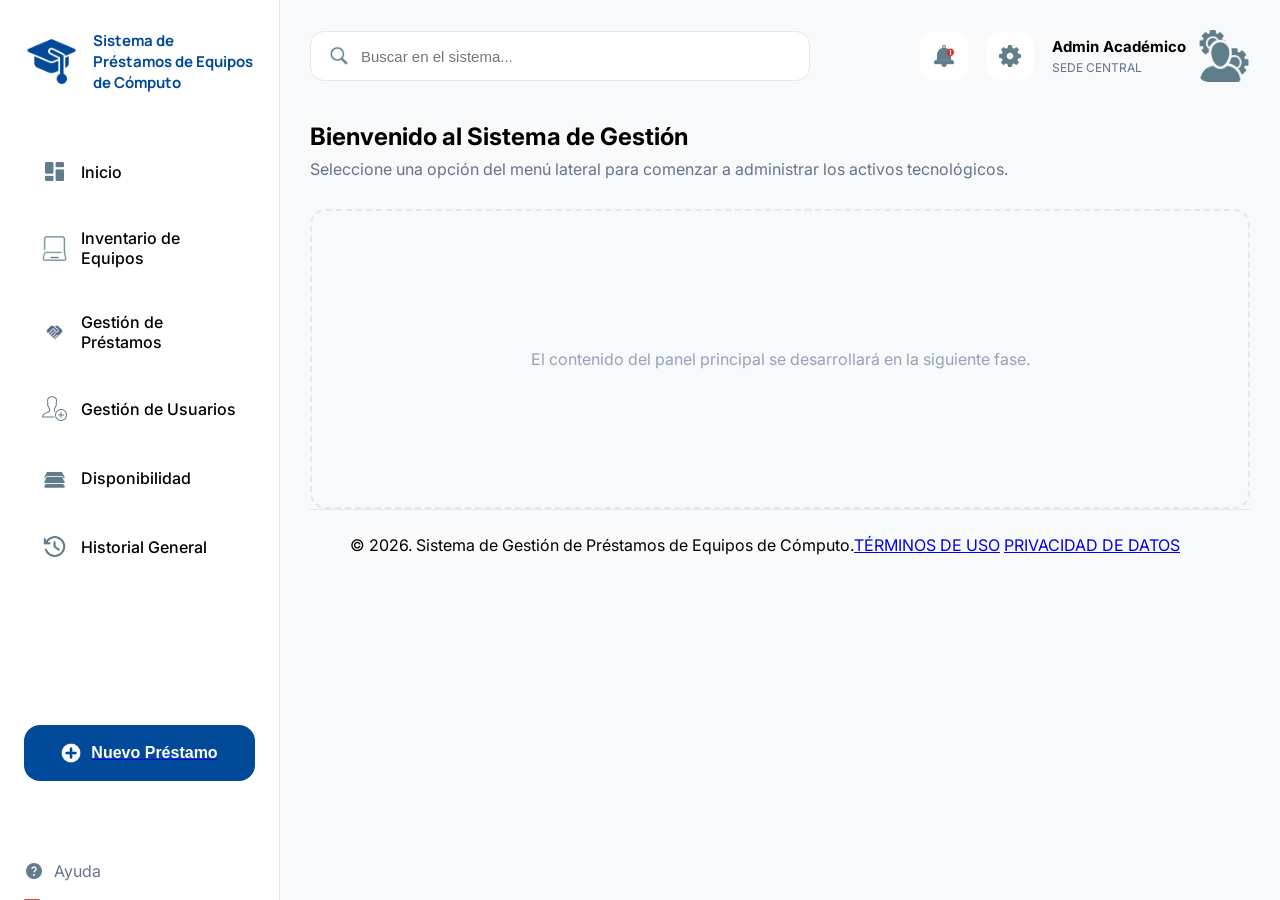
<file: index.html>
<!DOCTYPE html>
<html lang="es">
<head>
    <meta charset="UTF-8">
    <meta name="viewport" content="width=device-width, initial-scale=1.0">
    <title>Inicio - Sistema de Gestión</title>
    <link rel="preconnect" href="https://fonts.googleapis.com">
    <link rel="preconnect" href="https://fonts.gstatic.com" crossorigin>
    <link href="https://fonts.googleapis.com/css2?family=Inter:wght@100..900&family=Manrope:wght@200..800&display=swap" rel="stylesheet">
    <link rel="stylesheet" href="./css/style.css">
</head>
<body>
    <div class="contenedor-general">
        <aside class="barra-lateral">
            <div class="logo">
                <img src="./img/logo3.png" alt="CESDE">
                <div class="logo-texto">
                    <h2>Sistema de Préstamos de Equipos de Cómputo</h2>
                </div>
            </div>

            <nav class="menu-lateral">
            <a href="index.html" class="item-menu">
            <img src="./img/panel.png" alt="Inicio">Inicio
            </a>
            <a href="gestionInventario.html" class="item-menu">
            <img src="./img/inventario.png" alt="Inventario">Inventario de Equipos
            </a>
            <a href="#" class="item-menu">
            <img src="./img/prestamo.png" alt="Préstamos">Gestión de Préstamos
            </a>
            <a href="gestionUsuarios.html" class="item-menu">
            <img src="./img/añadirusuario.png" alt="Usuarios">Gestión de Usuarios
            </a>
            <a href="disponibilidadequipos.html" class="item-menu">
            <img src="./img/disponibilidad.png" alt="Disponibilidad">Disponibilidad
            </a>
            <a href="#" class="item-menu">
            <img src="./img/historial.png" alt="Historial">Historial General
            </a>
        </nav>
        <div class="contenedor-boton">
            <a href="controlaccesorios.html" class="item-agregar">
            <button class="boton-primario">
                <img src="./img/agregar.png" alt="Agregar">Nuevo Préstamo
            </button>
            </a>
        </div>

            <div class="pie-barra">
                <a href="#"><img src="./img/ayuda.png" alt="Ayuda"> Ayuda</a>
                <a href="login.html" class="cerrar-sesion">
                    <img src="./img/salir.png" alt="Salir"> Cerrar Sesión
                </a>
            </div>
        </aside>

        <main class="contenido-principal">
            <header class="barra-superior">
                <div class="barra-busqueda">
                    <img src="./img/busqueda.png" alt="Buscar">
                    <input type="text" placeholder="Buscar en el sistema...">
                </div>
                <div class="acciones-superiores">
                    <button class="boton-icono"><img src="./img/notificacion.png" alt="Notificaciones"></button>
                    <button class="boton-icono"><img src="./img/configuraciones.png" alt="Configuración"></button>
                    <div class="perfil-usuario">
                        <div>
                            <h4>Admin Académico</h4>
                            <span>SEDE CENTRAL</span>
                        </div>
                        <img src="./img/admin.png" alt="Administrador">
                    </div>
                </div>
            </header>

            <section class="encabezado-pagina">
                <h2>Bienvenido al Sistema de Gestión</h2>
                <p>Seleccione una opción del menú lateral para comenzar a administrar los activos tecnológicos.</p>
            </section>

            <div class="espacio-vacio-dashboard" style="flex: 1; display: flex; align-items: center; justify-content: center; border: 2px dashed #E2E8F0; border-radius: 16px; min-height: 300px; color: #94A3B8;">
                <p>El contenido del panel principal se desarrollará en la siguiente fase.</p>
            </div>

            <footer class="footer">
                <p>©️ 2026. Sistema de Gestión de Préstamos de Equipos de Cómputo.</p>
                <div class="links-footer">
                    <a href="#">TÉRMINOS DE USO</a>
                    <a href="#">PRIVACIDAD DE DATOS</a>
                </div>
            </footer>
        </main>
    </div>
</body>
</html>
</file>
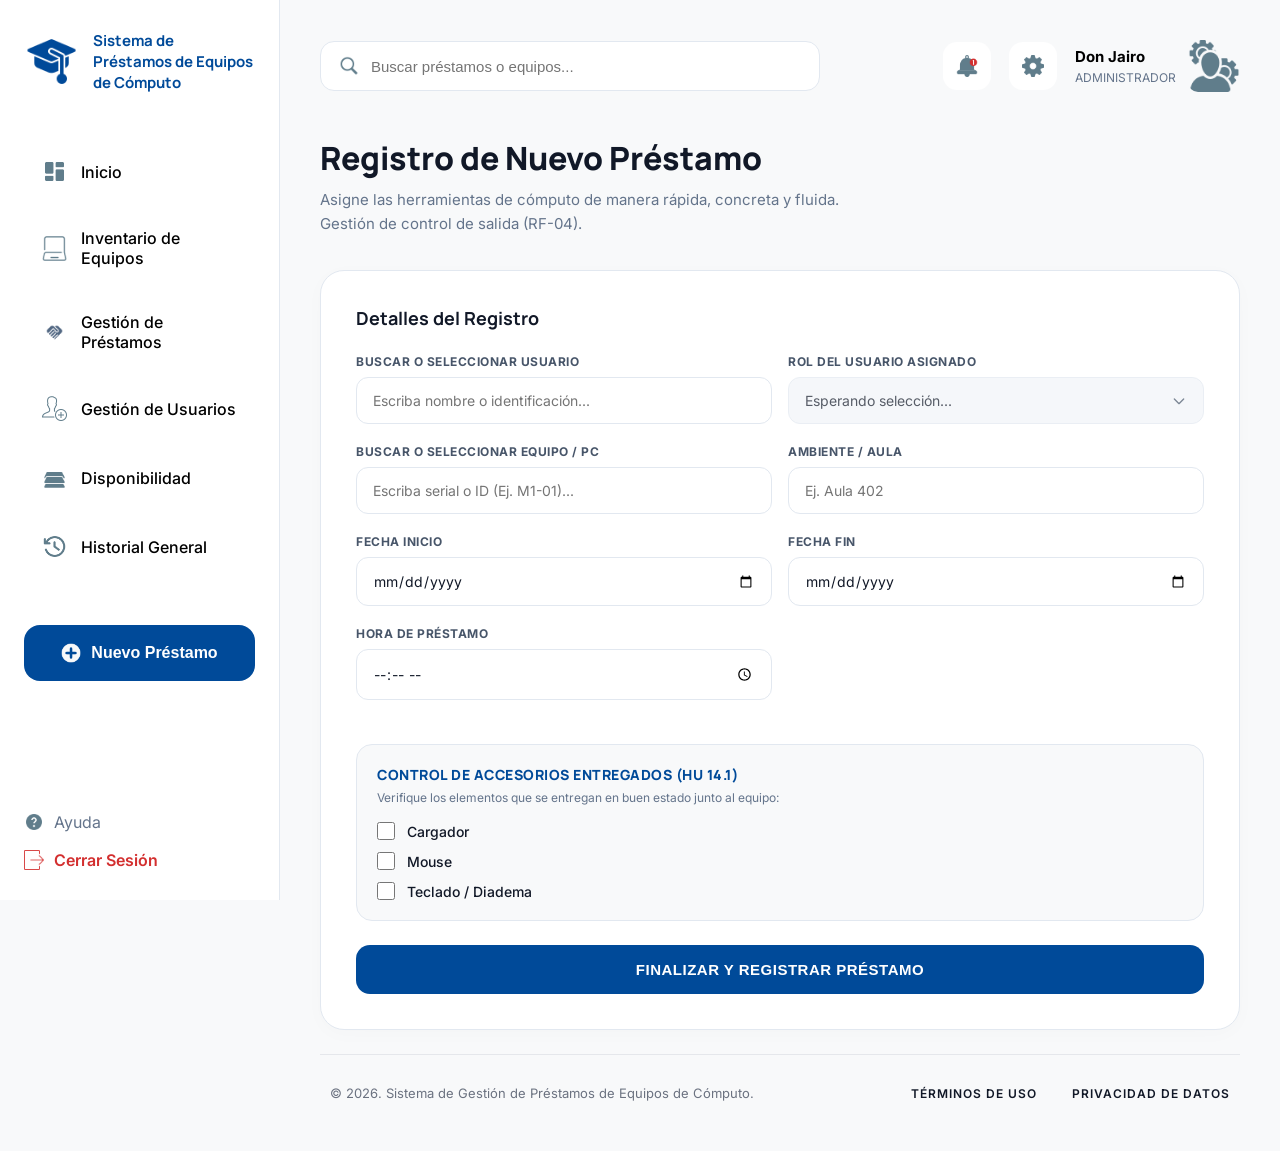
<file: controlaccesorios.html>
<!DOCTYPE html>
<html lang="es">
<head>
  <meta charset="UTF-8">
  <meta name="viewport" content="width=device-width, initial-scale=1.0">
  <title>RF-04 / HU 14.1 - Registro de Préstamos</title>
  <link rel="stylesheet" href="./css/controlaccesorios.css">
</head>
<body>
  <div class="contenedor-general">
    <aside class="barra-lateral">
      <div class="logo">
        <img src="./img/logo3.png" alt="CESDE">
        <div class="logo-texto">
          <h2>Sistema de Préstamos de Equipos de Cómputo</h2>
        </div>
      </div>
      <nav class="menu-lateral">
        <a href="index.html" class="item-menu">
          <img src="./img/panel.png" alt="Inicio">Inicio
        </a>
        <a href="gestionInventario.html" class="item-menu">
          <img src="./img/inventario.png" alt="Inventario">Inventario de Equipos
        </a>
        <a href="#" class="item-menu">
          <img src="./img/prestamo.png" alt="Préstamos">Gestión de Préstamos
        </a>
        <a href="gestionUsuarios.html" class="item-menu">
          <img src="./img/añadirusuario.png" alt="Usuarios">Gestión de Usuarios
        </a>
        <a href="disponibilidadequipos.html" class="item-menu">
          <img src="./img/disponibilidad.png" alt="Disponibilidad">Disponibilidad
        </a>
        <a href="#" class="item-menu">
          <img src="./img/historial.png" alt="Historial">Historial General
        </a>
      </nav>
      <div class="contenedor-boton">
        <a href="controlaccesorios.html" class="item-agregar">
          <button class="boton-primario">
            <img src="./img/agregar.png" alt="Agregar">Nuevo Préstamo
          </button>
        </a>
      </div>
      <div class="pie-barra">
        <a href="#"><img src="./img/ayuda.png" alt="Ayuda">Ayuda</a>
        <a href="login.html" class="cerrar-sesion"><img src="./img/salir.png" alt="Salir">Cerrar Sesión</a>
      </div>
    </aside>
    <div class="contenido-principal">
      <header class="barra-superior">
        <div class="barra-busqueda">
          <img src="./img/busqueda.png" alt="Buscar">
          <input type="text" placeholder="Buscar préstamos o equipos...">
        </div>
        <div class="acciones-superiores">
          <button class="boton-icono"><img src="./img/notificacion.png" alt="Notificaciones"></button>
          <button class="boton-icono"><img src="./img/configuraciones.png" alt="Configuración"></button>
          <div class="perfil-usuario">
            <div>
              <h4>Don Jairo</h4>
              <span>ADMINISTRADOR</span>
            </div>
            <img src="./img/admin.png" alt="Administrador">
          </div>
        </div>
      </header>
      <div class="encabezado">
        <h1>Registro de Nuevo Préstamo</h1>
        <p>Asigne las herramientas de cómputo de manera rápida, concreta y fluida. <br> Gestión de control de salida (RF-04).</p>
      </div>
      <main class="pagina-solicitud">
        <div class="cuadro">
          <h2>Detalles del Registro</h2>
          <form action="#" method="POST" onsubmit="return false;">
            
            <div class="fechas">
              <div class="campo contenedor-combobox">
                <label for="buscar-usuario">Buscar o Seleccionar Usuario</label>
                <input type="text" id="buscar-usuario" placeholder="Escriba nombre o identificación..." autocomplete="off" required>
                <div class="desplegable-scroll" id="desplegable-usuarios"></div>
              </div>
              <div class="campo">
                <label for="tipo-usuario">Rol del Usuario Asignado</label>
                <select id="tipo-usuario" required disabled style="background-color: #F1F5F9; cursor: not-allowed;">
                  <option value="" disabled selected>Esperando selección...</option>
                  <option value="estudiante">Estudiante / Aprendiz</option>
                  <option value="profesor">Profesor / Instructor</option>
                  <option value="admin">Administrador</option>
                </select>
              </div>
            </div>

            <div class="fechas">
              <div class="campo contenedor-combobox">
                <label for="buscar-equipo">Buscar o Seleccionar Equipo / PC</label>
                <input type="text" id="buscar-equipo" placeholder="Escriba serial o ID (Ej. M1-01)..." autocomplete="off" required>
                <div class="desplegable-scroll" id="desplegable-equipos"></div>
              </div>
              <div class="campo">
                <label for="ambiente-clase">Ambiente / Aula</label>
                <input type="text" id="ambiente-clase" placeholder="Ej. Aula 402" required>
              </div>
            </div>

            <div class="fechas">
              <div class="campo">
                <label for="fecha-inicio">Fecha Inicio</label>
                <input type="date" id="fecha-inicio" required>
              </div>
              <div class="campo">
                <label for="fecha-fin">Fecha Fin</label>
                <input type="date" id="fecha-fin" required>
              </div>
            </div>
            <div class="fechas">
              <div class="campo">
                <label for="hora-prestamo">Hora de Préstamo</label>
                <input type="time" id="hora-prestamo" required>
              </div>
              <div class="campo" style="visibility: hidden;"></div>
            </div>

            <div class="control-accesorios">
              <h3>Control de Accesorios Entregados (HU 14.1)</h3>
              <p class="instruccion-checklist">Verifique los elementos que se entregan en buen estado junto al equipo:</p>
              <div class="grupo-checklist">
                <label class="item-checkbox" for="chk-cargador">
                  <input type="checkbox" id="chk-cargador" name="accesorios" value="cargador">
                  <span>Cargador</span>
                </label>
                <label class="item-checkbox" for="chk-mouse">
                  <input type="checkbox" id="chk-mouse" name="accesorios" value="mouse">
                  <span>Mouse</span>
                </label>
                <label class="item-checkbox" for="chk-teclado">
                  <input type="checkbox" id="chk-teclado" name="accesorios" value="teclado">
                  <span>Teclado / Diadema</span>
                </label>
              </div>
            </div>

            <button type="submit" class="boton-enviar">Finalizar y Registrar Préstamo</button>
          </form>
        </div>
      </main>
      <footer class="footer">
        <p>© 2026. Sistema de Gestión de Préstamos de Equipos de Cómputo.</p>
        <div class="links-footer">
          <a href="#">TÉRMINOS DE USO</a>
          <a href="#">PRIVACIDAD DE DATOS</a>
        </div>
      </footer>
    </div>
  </div>

  <script>
    document.addEventListener("DOMContentLoaded", () => {
      const usuariosBD = [
        { documento: "1023456", nombre: "Juan Pérez Aristizábal", rol: "estudiante" },
        { documento: "9876543", nombre: "María Camila Restrepo", rol: "profesor" },
        { documento: "1122334", nombre: "Carlos Mario Betancur", rol: "admin" },
        { documento: "1055432", nombre: "Don Jairo", rol: "admin" }
      ];

      const equiposBD = [
        { serial: "M1-01", id: "#88291", nombre: 'MacBook Pro 14"', estado: "DISPONIBLE" },
        { serial: "Core-5", id: "#11022", nombre: "Portátil Asus VivoBook 15.6", estado: "DISPONIBLE" },
        { serial: "AMD Ryzen 5", id: "#10451", nombre: "Portátil HP Gaming Victus 15", estado: "EN USO" },
        { serial: "AMD Ryzen 7", id: "#44910", nombre: "Portátil Acer Aspire lite 15", estado: "DISPONIBLE" },
        { serial: "Core-5", id: "#59281", nombre: "Portátil DELL 15.6", estado: "MANTENIMIENTO" },
        { serial: "Core-5", id: "#59282", nombre: "Portátil Lenovo Ideapad Slim 3", estado: "MANTENIMIENTO" }
      ];

      const inputUsuario = document.getElementById("buscar-usuario");
      const despUsuarios = document.getElementById("desplegable-usuarios");
      const selectRol = document.getElementById("tipo-usuario");

      const inputEquipo = document.getElementById("buscar-equipo");
      const despEquipos = document.getElementById("desplegable-equipos");
      const formPrestamo = document.querySelector("form");

      function filtrarUsuarios(filtro = "") {
        despUsuarios.innerHTML = "";
        const filtrados = usuariosBD.filter(u => 
          u.nombre.toLowerCase().includes(filtro.toLowerCase()) || u.documento.includes(filtro)
        );

        if (filtrados.length === 0) {
          despUsuarios.innerHTML = '<div class="item-vacio">No hay resultados</div>';
          return;
        }

        filtrados.forEach(u => {
          const item = document.createElement("div");
          item.className = "item-desplegable";
          item.innerHTML = `<strong>${u.nombre}</strong> <span style="color:#64748B; font-size:12px;">(CC: ${u.documento})</span>`;
          
          item.addEventListener("click", () => {
            inputUsuario.value = u.nombre;
            selectRol.disabled = false;
            selectRol.value = u.rol;
            selectRol.disabled = true;
            despUsuarios.classList.remove("active");
          });
          despUsuarios.appendChild(item);
        });
      }

      inputUsuario.addEventListener("focus", () => {
        filtrarUsuarios(inputUsuario.value);
        despUsuarios.classList.add("active");
      });
      inputUsuario.addEventListener("input", (e) => filtrarUsuarios(e.target.value));

      function filtrarEquipos(filtro = "") {
        despEquipos.innerHTML = "";
        const filtrados = equiposBD.filter(pc => 
          pc.nombre.toLowerCase().includes(filtro.toLowerCase()) || 
          pc.id.includes(filtro) || 
          pc.serial.toLowerCase().includes(filtro.toLowerCase())
        );

        if (filtrados.length === 0) {
          despEquipos.innerHTML = '<div class="item-vacio">No hay resultados</div>';
          return;
        }

        filtrados.forEach(pc => {
          const item = document.createElement("div");
          const esDisponible = pc.estado === "DISPONIBLE";
          item.className = `item-desplegable ${!esDisponible ? 'item-bloqueado' : ''}`;
          let badgeColor = esDisponible ? "#2e7d32" : "#d32f2f";
          
          item.innerHTML = `
            <div style="display:flex; justify-content:space-between; align-items:center; width:100%;">
              <span><strong>${pc.nombre}</strong> <small style="color:#64748B;">${pc.id}</small></span>
              <span style="font-size:10px; font-weight:700; color:${badgeColor}; border:1px solid ${badgeColor}; padding:2px 6px; border-radius:6px;">${pc.estado}</span>
            </div>
          `;

          if (esDisponible) {
            item.addEventListener("click", () => {
              inputEquipo.value = `${pc.nombre} (${pc.id})`;
              inputEquipo.dataset.selectedId = pc.id;
              despEquipos.classList.remove("active");
            });
          }
          despEquipos.appendChild(item);
        });
      }

      inputEquipo.addEventListener("focus", () => {
        filtrarEquipos(inputEquipo.value);
        despEquipos.classList.add("active");
      });
      
      inputEquipo.addEventListener("input", (e) => {
        delete inputEquipo.dataset.selectedId;
        filtrarEquipos(e.target.value);
      });

      document.addEventListener("click", (e) => {
        if (!e.target.closest(".contenedor-combobox")) {
          despUsuarios.classList.remove("active");
          despEquipos.classList.remove("active");
        }
      });

      formPrestamo.addEventListener("submit", (e) => {
        if (!inputEquipo.dataset.selectedId) {
          e.preventDefault();
          alert("Operación Denegada: Debe hacer clic y seleccionar un equipo válido y disponible desde la lista desplegable.");
        } else {
          alert("¡Préstamo registrado exitosamente!");
          formPrestamo.reset();
          delete inputEquipo.dataset.selectedId;
        }
      });
    });
  </script>
</body>
</html>
</file>
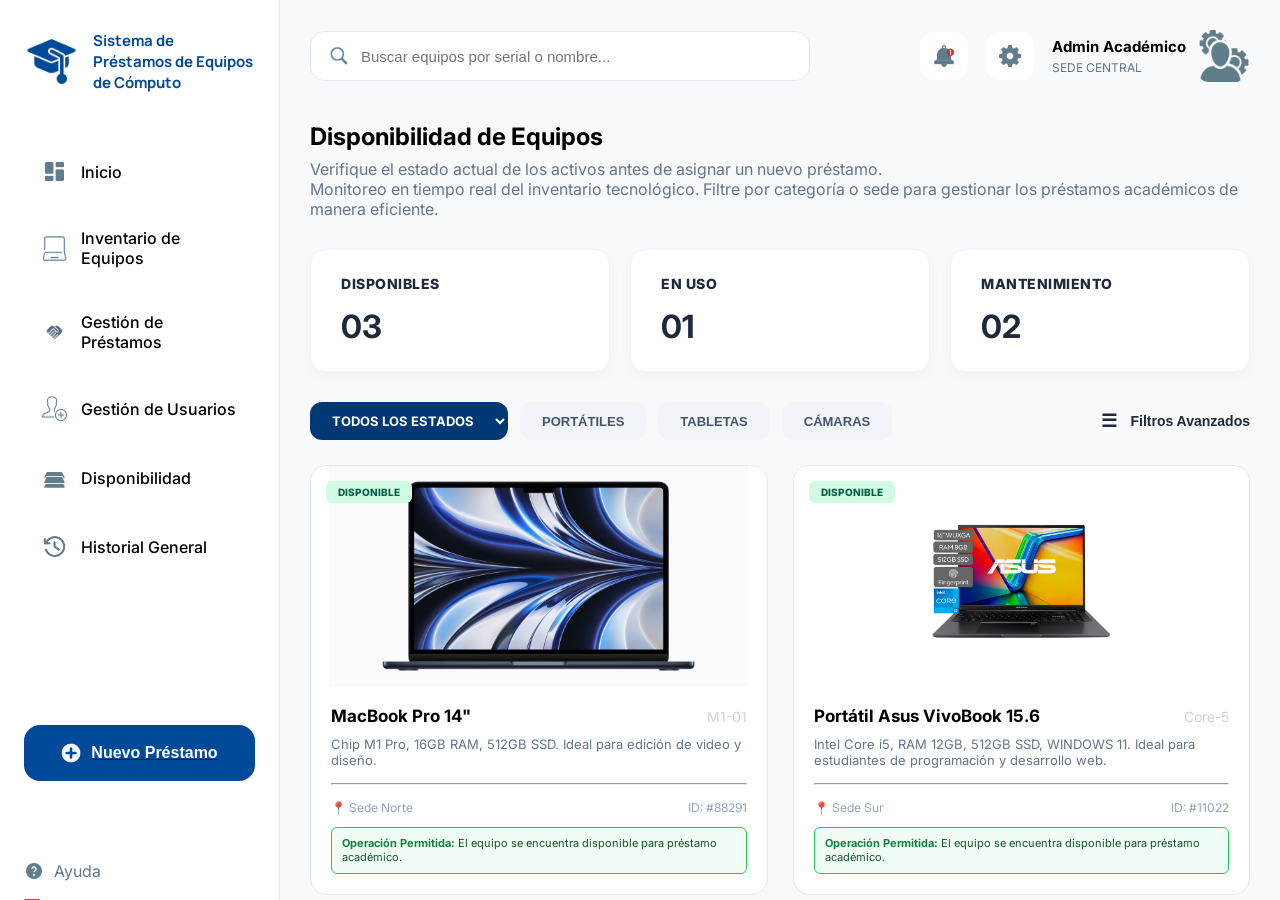
<file: disponibilidadequipos.html>
<!DOCTYPE html>
<html lang="es">
<head>
    <meta charset="UTF-8">
    <meta name="viewport" content="width=device-width, initial-scale=1.0">
    <title>Disponibilidad de Equipos - Admin</title>
    <link rel="preconnect" href="https://fonts.googleapis.com">
    <link rel="preconnect" href="https://fonts.gstatic.com" crossorigin>
    <link href="https://fonts.googleapis.com/css2?family=Inter:wght@100..900&family=Manrope:wght@200..800&display=swap" rel="stylesheet">
    <link rel="stylesheet" href="./css/style.css">
</head>
<body>
    <div class="contenedor-general">
        <aside class="barra-lateral">
            <div class="logo">
                <img src="./img/logo3.png" alt="CESDE">
                <div class="logo-texto">
                    <h2>Sistema de Préstamos de Equipos de Cómputo</h2>
                </div>
            </div>

            <nav class="menu-lateral">
            <a href="index.html" class="item-menu">
            <img src="./img/panel.png" alt="Inicio">Inicio
            </a>
            <a href="gestionInventario.html" class="item-menu">
            <img src="./img/inventario.png" alt="Inventario">Inventario de Equipos
            </a>
            <a href="#" class="item-menu">
            <img src="./img/prestamo.png" alt="Préstamos">Gestión de Préstamos
            </a>
            <a href="gestionUsuarios.html" class="item-menu">
            <img src="./img/añadirusuario.png" alt="Usuarios">Gestión de Usuarios
            </a>
            <a href="disponibilidadequipos.html" class="item-menu">
            <img src="./img/disponibilidad.png" alt="Disponibilidad">Disponibilidad
            </a>
            <a href="#" class="item-menu">
            <img src="./img/historial.png" alt="Historial">Historial General
            </a>
        </nav>
        <div class="contenedor-boton">
            <a href="controlaccesorios.html" class="item-agregar">
            <button class="boton-primario">
                <img src="./img/agregar.png" alt="Agregar">Nuevo Préstamo
            </button>
            </a>
        </div>

            <div class="pie-barra">
                <a href="#"><img src="./img/ayuda.png" alt="Ayuda"> Ayuda</a>
                <a href="login.html" class="cerrar-sesion">
                    <img src="./img/salir.png" alt="Salir"> Cerrar Sesión
                </a>
            </div>
        </aside>

        <main class="contenido-principal">
            <header class="barra-superior">
                <div class="barra-busqueda">
                    <img src="./img/busqueda.png" alt="Buscar">
                    <input type="text" placeholder="Buscar equipos por serial o nombre...">
                </div>
                <div class="acciones-superiores">
                    <button class="boton-icono"><img src="./img/notificacion.png" alt="Notificaciones"></button>
                    <button class="boton-icono"><img src="./img/configuraciones.png" alt="Configuración"></button>
                    <div class="perfil-usuario">
                        <div>
                            <h4>Admin Académico</h4>
                            <span>SEDE CENTRAL</span>
                        </div>
                        <img src="./img/admin.png" alt="Administrador">
                    </div>
                </div>
            </header>

            <section class="encabezado-pagina">
                <h2>Disponibilidad de Equipos</h2>
                <p>Verifique el estado actual de los activos antes de asignar un nuevo préstamo.</p>
                <p>Monitoreo en tiempo real del inventario tecnológico. Filtre por categoría o sede para gestionar los préstamos académicos de manera eficiente.</p>
            </section>

            <section class="contenedor-tarjetas-stats">
                <div class="conteo">
                    <div class="conteo-disponibilidad">
                        <h3 class="arriba">DISPONIBLES</h3>
                        <p class="abajo">03</p>
                    </div>
                    <div class="conteo-disponibilidad">
                        <h3 class="arriba">EN USO</h3>
                        <p class="abajo">01</p>
                    </div>
                    <div class="conteo-disponibilidad">
                        <h3 class="arriba">MANTENIMIENTO</h3>
                        <p class="abajo">02</p>
                    </div>
                </div>
            </section>

            <nav class="nav-disponibilidad">
                <div class="contenedor-filtros">
                    <div class="botones-categorias">
                        <select class="select-filtro-estado" id="filtroEstado">
                            <option value="todos">TODOS LOS ESTADOS</option>
                            <option value="Disponible">DISPONIBLE</option>
                            <option value="en-uso">EN USO</option>
                            <option value="mantenimiento">MANTENIMIENTO</option>
                        </select>
                        <button class="btn-categoria">PORTÁTILES</button>
                        <button class="btn-categoria">TABLETAS</button>
                        <button class="btn-categoria">CÁMARAS</button>
                    </div>
                    <div class="filtros-derecha">
                        <button class="btn-filtros-avanzados">
                            <span>☰</span> Filtros Avanzados
                        </button>
                    </div>
                </div>
            </nav>

            <section class="grid-productos">
                <article class="product-card" data-status="Disponible">
                    <div class="image-container">
                        <span class="badge disponible">DISPONIBLE</span>
                        <img src="img/macbook.jpg" alt="MacBook Pro 14">
                    </div>
                    <div class="card-body">
                        <div class="card-header">
                            <h3>MacBook Pro 14"</h3>
                            <span class="model-code">M1-01</span>
                        </div>
                        <p class="description">Chip M1 Pro, 16GB RAM, 512GB SSD. Ideal para edición de video y diseño.</p>
                        <hr class="divisor">
                        <div class="card-footer">
                            <span class="location">📍 Sede Norte</span>
                            <span class="product-id">ID: #88291</span>
                        </div>
                        <div class="mini-alerta-tarjeta-verde">
                            <strong>Operación Permitida:</strong> El equipo se encuentra disponible para préstamo académico.
                        </div>
                    </div>
                </article>

                <article class="product-card" data-status="Disponible">
                    <div class="image-container">
                        <span class="badge disponible">DISPONIBLE</span>
                        <img src="img/Asus_portatil.png" alt="Asus VivoBook">
                    </div>
                    <div class="card-body">
                        <div class="card-header">
                            <h3>Portátil Asus VivoBook 15.6</h3>
                            <span class="model-code">Core-5</span>
                        </div>
                        <p class="description">Intel Core i5, RAM 12GB, 512GB SSD, WINDOWS 11. Ideal para estudiantes de programación y desarrollo web.</p>
                        <hr class="divisor">
                        <div class="card-footer">
                            <span class="location">📍 Sede Sur</span>
                            <span class="product-id">ID: #11022</span>
                        </div>
                        <div class="mini-alerta-tarjeta-verde">
                            <strong>Operación Permitida:</strong> El equipo se encuentra disponible para préstamo académico.
                        </div>
                    </div>
                </article>

                <article class="product-card" data-status="en-uso">
                    <div class="image-container">
                        <span class="badge en-uso">EN USO</span>
                        <img src="img/hpgaming.png" alt="Portátil HP Gaming Victus 15">
                    </div>
                    <div class="card-body">
                        <div class="card-header">
                            <h3>Portátil HP Gaming Victus 15</h3>
                            <span class="model-code">AMD Ryzen 5</span>
                        </div>
                        <p class="description">AMD Ryzen i5, 16GB RAM, 1TB SSD, WINDOWS 11. Ideal para Ingeniería, Arquitectura y Producción Audiovisual.</p>
                        <hr class="divisor">
                        <div class="card-footer">
                            <span class="location">📍 Sede Norte</span>
                            <span class="product-id">ID: #10451</span>
                        </div>
                        <div class="mini-alerta-tarjeta">
                            <strong>Operación Bloqueada:</strong> El equipo con serial [AMD Ryzen 5] ya cuenta con un préstamo activo.
                        </div>
                    </div>
                </article>

                <article class="product-card" data-status="Disponible">
                    <div class="image-container">
                        <span class="badge disponible">DISPONIBLE</span>
                        <img src="img/Portatilacer.png" alt="Portátil Acer Aspire lite 15">
                    </div>
                    <div class="card-body">
                        <div class="card-header">
                            <h3>Portátil Acer Aspire lite 15</h3>
                            <span class="model-code">AMD Ryzen 7</span>
                        </div>
                        <p class="description">AMD Ryzen i7, 16GB RAM, 1TB SSD WINDOWS 11. Ideal para desarrollo de aplicaciones y gestión de proyectos multimedia.</p>
                        <hr class="divisor">
                        <div class="card-footer">
                            <span class="location">📍 Sede Sur</span>
                            <span class="product-id">ID: #44910</span>
                        </div>
                        <div class="mini-alerta-tarjeta-verde">
                            <strong>Operación Permitida:</strong> El equipo se encuentra disponible para préstamo académico.
                        </div>
                    </div>
                </article>

                <article class="product-card" data-status="mantenimiento">
                    <div class="image-container">
                        <span class="badge mantenimiento">MANTENIMIENTO</span>
                        <img src="img/portatildell.png" alt="Portátil DELL">
                    </div>
                    <div class="card-body">
                        <div class="card-header">
                            <h3>Portátil DELL 15.6</h3>
                            <span class="model-code">Core-5</span>
                        </div>
                        <p class="description">Intel Core i5, 12GB RAM, 512GB SSD, WINDOWS 11. Ideal para desarrollo de software avanzado, virtualización y análisis de datos.</p>
                        <hr class="divisor">
                        <div class="card-footer">
                            <span class="location">⚠️ Revisión Técnica</span>
                            <span class="product-id">ID: #59281</span>
                        </div>
                        <div class="mini-alerta-tarjeta">
                            <strong>Operación Bloqueada:</strong> El equipo con serial [Core-5] no está disponible por soporte técnico.
                        </div>
                    </div>
                </article>

                <article class="product-card" data-status="mantenimiento">
                    <div class="image-container">
                        <span class="badge mantenimiento">MANTENIMIENTO</span>
                        <img src="img/portatillenovo.png" alt="Portátil Lenovo">
                    </div>
                    <div class="card-body">
                        <div class="card-header">
                            <h3>Portátil Lenovo Ideapad Slim 3</h3>
                            <span class="model-code">Core-5</span>
                        </div>
                        <p class="description">Intel Core 5, 24GB RAM, 512GB SSD WINDOWS 11. Ideal para desarrollo de software complejo y análisis de grandes volúmenes de datos.</p>
                        <hr class="divisor">
                        <div class="card-footer">
                            <span class="location">⚠️ Revisión Técnica</span>
                            <span class="product-id">ID: #59282</span>
                        </div>
                        <div class="mini-alerta-tarjeta">
                            <strong>Operación Bloqueada:</strong> El equipo con serial [Core-5] no está disponible por soporte técnico.
                        </div>
                    </div>
                </article>
            </section>

            <footer class="footer">
                <p>©️ 2026. Sistema de Gestión de Préstamos de Equipos de Cómputo.</p>
                <div class="links-footer">
                    <a href="#">TÉRMINOS DE USO</a>
                    <a href="#">PRIVACIDAD DE DATOS</a>
                </div>
            </footer>
        </main>
    </div>

    <script>
        document.getElementById('filtroEstado').addEventListener('change', function() {
            const estadoSeleccionado = this.value.toLowerCase();
            const tarjetas = document.querySelectorAll('.product-card');

            tarjetas.forEach(tarjeta => {
                const estadoTarjeta = tarjeta.getAttribute('data-status').toLowerCase();
                if (estadoSeleccionado === 'todos' || estadoSeleccionado === estadoTarjeta) {
                    tarjeta.style.display = 'block';
                } else {
                    tarjeta.style.display = 'none';
                }
            });
        });
    </script>
</body>
</html>
</file>
<file: css/style.css>
/* --- 1. CONFIGURACIÓN GLOBAL --- */
* {
    margin: 0;
    padding: 0;
    box-sizing: border-box;
}

body {
    background: #F8F9FA;
    font-family: 'Inter', sans-serif;
    height: 100%;
    margin: 0;
    overflow:hidden;
}

.contenedor-general {
    display: flex;
    min-height: 100vh;
}

/* --- 2. BARRA LATERAL (Sidebar) --- */
.barra-lateral {
    width: 280px;
    background: #FFFFFF;
    border-right: 1px solid #E2E8F0;
    padding: 30px 24px;
    display: flex;
    flex-direction: column;
    position: fixed; /* Mantiene el menú fijo a la izquierda */
    height: 100vh;
    top:0;
    left:0;
    flex-shrink:0;
    overflow-y:auto;
}

.logo{

    display:flex;
    align-items:center;
    gap:14px;
    margin-bottom:50px;

}

.logo img{

    width:55px;
    height:55px;
    border-radius: 8px;
    object-fit:contain;

}

.logo-texto h2{

    font-family:'Manrope', sans-serif;
    font-size:15px;
    color:#004A99;

}

.menu-lateral {
    display: flex;
    flex-direction: column;
    gap: 12px;
}

.item-menu {
    text-decoration: none;
    color: black;
    padding: 16px 18px;
    border-radius: 14px;
    display: flex;
    align-items: center;
    gap: 14px;
    font-weight: 500;
    transition: 0.3s;
}

.item-menu img {
    width: 25px;
    height: 25px;
    object-fit: contain;
}

.item-menu:hover{

    background:#EEF5FF;

}

.contenedor-boton {
    margin-top: 150px;
}

.boton-primario {
    width: 100%;
    background: #004A99;
    color: #ffffff;
    border: none;
    padding: 18px;
    border-radius: 16px;
    font-size: 16px;
    display: flex;
    align-items: center;
    justify-content: center;
    gap: 10px;
    font-weight: 600;
    cursor: pointer;
}

.boton-primario img{
    width:20px;
    height:20px;
}

.boton-primario:hover{
    background:#002d5e;
}

.pie-barra{
    margin-top:80px;
    display:flex;
    flex-direction:column;
    gap:18px;
}

.pie-barra a{
    text-decoration:none;
    color:#64748B;
    display:flex;
    align-items:center;
    gap:10px;

}

.pie-barra img{
    width:20px;
    height:20px;
}

.cerrar-sesion{
    color:#D32F2F !important;
}

/* --- 3. CONTENIDO PRINCIPAL Y CABECERA --- */
.contenido-principal {
    margin-left: 280px; /* Espacio para no quedar detrás de la sidebar */
    flex: 1;
    padding: 30px;
    height: 100vh;
    overflow: auto;
    scroll-behavior: smooth;
    position: relative;
    overflow-y: auto;
    overflow-x: hidden;
    width: calc(100% - 280px);
}

.contenido-principal::-webkit-scrollbar {
    width: 8px; /* Ancho de la barra */
}

.contenido-principal::-webkit-scrollbar-track {
    background: #f1f1f1; /* Color del fondo de la barra */
    border-radius: 10px;
}

.contenido-principal::-webkit-scrollbar-thumb {
    background: #ccc; /* Color de la parte que se mueve */
    border-radius: 10px;
}

.contenido-principal::-webkit-scrollbar-thumb:hover {
    background: #94a3b8; /* Color cuando pasas el mouse */
}

.barra-superior {
    display: flex;
    justify-content: space-between;
    align-items: center;
    gap: 20px;
    margin-bottom: 40px;
}

/* --- 4. BUSCADOR --- */
.barra-busqueda {
    flex: 1;
    max-width: 500px;
    background: #FFFFFF;
    border: 1px solid #E2E8F0;
    padding: 14px 18px;
    border-radius: 14px;
    display: flex;
    align-items: center;
    gap: 12px;
}

.barra-busqueda input {
    border: none;
    outline: none;
    width: 100%;
    font-size: 15px;
}

.barra-busqueda img {
    cursor: pointer;
    width: 20px;
    height: 20px;
}

/* --- 5. ACCIONES (NOTIFICACIONES Y PERFIL) --- */
.acciones-superiores {
    display: flex;
    align-items: center;
    gap: 18px;
}

/* Estilo de los botones blancos redondos */
.boton-icono, .boton-circular {
    background: #FFFFFF;
    border: none;
    width: 48px;
    height: 48px;
    border-radius: 14px;
    display: flex;
    align-items: center;
    justify-content: center;
    cursor: pointer;
}

.boton-icono:hover, .boton-circular:hover {
    background: #f0f7ff;
    transform: translateY(-2px);
}

.boton-icono img, .boton-circular img {
    width: 22px;
    height: 22px;
}

/* Perfil de Usuario */
.perfil-usuario {
    display: flex;
    align-items: center;
    gap: 12px;
}

.perfil-usuario img{
    width:52px;
    height:52px;
    border-radius:10px;
    object-fit:cover;
}

.perfil-usuario h4{
    font-size:15px;
}

.perfil-usuario span{
    font-size:12px;
    color:#64748B;
}

/* --- 6. SECCIÓN DE CONTENIDO (HU 9.2) --- */
.encabezado-pagina {
    margin-bottom: 30px;
}

.encabezado-pagina h2 {
    font-size: 24px;
    margin-bottom: 8px;
}

.encabezado-pagina p {
    color: #64748B;
}

/* --- CONTENEDOR DE LAS TARJETAS SUPERIORES --- */
.contenedor-tarjetas-stats {
    margin-top: 25px;
    margin-bottom: 30px;
    width: 100%;
}

.conteo {
    display: flex;
    gap: 20px; /* Espacio entre las tarjetas */
    width: 100%;
    justify-content: flex-start;
}

/* --- CADA TARJETA INDIVIDUAL (Blanca) --- */
.conteo-disponibilidad {
    flex: 1; /* Para que todas midan lo mismo */
    background: #FFFFFF;
    padding: 25px 30px;
    border-radius: 16px; /* Bordes redondeados suaves */
    box-shadow: 0 4px 12px rgba(0, 0, 0, 0.03); /* Sombra muy sutil */
    display: flex;
    flex-direction: column;
    justify-content: center;
    min-width: 200px;
    border: 1px solid #F1F5F9; /* Borde suave casi invisible */
}

/* --- TEXTO DE ARRIBA (Título) --- */
.arriba {
    color: #1E293B; /* Azul oscuro/grisáceo profesional */
    font-size: 14px;
    font-weight: 800;
    letter-spacing: 0.5px;
    margin-bottom: 15px;
    text-transform: uppercase;
}

/* --- TEXTO DE ABAJO (Número) --- */
.abajo {
    color: #1E293B;
    font-size: 32px;
    font-weight: 700;
    margin: 0;
}

/* --- GRILLA DE PRODUCTOS (La de abajo con las fotos) --- */
.grid-productos {
    display: grid;
    /* Esto organiza las tarjetas de los equipos en columnas */
    grid-template-columns: repeat(auto-fill, minmax(320px, 1fr));
    gap: 25px;
    margin-top: 20px;
}
/* --- ESTADÍSTICAS (Las cajas de arriba) --- */
.contenedor-stats {
    display: flex;
    gap: 20px;
    margin-top: 20px;
}

.stat-card {
    background: white;
    padding: 20px;
    border-radius: 12px;
    flex: 1;
    box-shadow: 0 2px 10px rgba(0,0,0,0.03);
}

.stat-card span {
    font-size: 12px;
    color: #64748B;
    font-weight: 700;
}

.stat-card p {
    font-size: 28px;
    font-weight: 800;
    color: #004A99;
}

/* --- FILTROS --- */
.filtros-equipos {
    display: flex;
    justify-content: space-between;
    align-items: center;
    margin: 30px 0;
}

.lista-filtros {
    display: flex;
    list-style: none;
    gap: 10px;
}

.filtro-item {
    padding: 8px 16px;
    background: white;
    border-radius: 8px;
    cursor: pointer;
    font-size: 14px;
    border: 1px solid #E2E8F0;
}

.filtro-item.activo {
    background: #004A99;
    color: white;
}

/* --- GRILLA DE PRODUCTOS --- */
.grid-productos {
    display: grid;
    /* Esto crea columnas automáticas que se ajustan al ancho */
    grid-template-columns: repeat(auto-fill, minmax(300px, 1fr));
    gap: 25px;
    padding-bottom: 50px;
}

/* --- TARJETA (CARD) --- */
.product-card {
    background: white;
    border-radius: 16px;
    overflow: hidden;
    border: 1px solid #E2E8F0;
    transition: 0.3s;
}

.product-card:hover {
    transform: translateY(-5px);
    box-shadow: 0 10px 20px rgba(0,0,0,0.05);
}

.image-container {
    position: relative;
    height: 180px;
    background: #f8f9fa;
}

.image-container img {
    width: 100%;
    height: 100%;
    object-fit: cover;
}

.badge {
    position: absolute;
    top: 15px;
    left: 15px;
    padding: 4px 12px;
    border-radius: 6px;
    font-size: 10px;
    font-weight: 700;
    background: #CCFBF1;
    color: #14B8A6;
}

.card-body {
    padding: 20px;
}

.card-header {
    display: flex;
    justify-content: space-between;
    align-items: center;
    margin-bottom: 10px;
}

.card-header h3 { 
    font-size: 17px;
}

.model-code {
    color: #CBD5E1;
    font-size: 14px; 
}

.description { 
    font-size: 13px; 
    color: #64748B; 
    margin-bottom: 15px; 
}

.card-footer {
    display: flex;
    justify-content: space-between;
    font-size: 12px;
    color: #94A3B8;
    margin-top: 15px;
} 

/* Contenedor principal de la barra de filtros */
.contenedor-filtros {
    display: flex;
    justify-content: space-between; /* Separa los botones del texto "Filtros Avanzados" */
    align-items: center;
    margin: 25px 0;
    width: 100%;
}

.botones-categorias {
    display: flex;
    gap: 12px; /* Espacio entre cada botón */
}

/* Estilo base de los botones de categoría */
.btn-categoria {
    padding: 10px 22px;
    border-radius: 12px; /* Bordes muy redondeados */
    border: none;
    background-color: #F1F5F9; /* Gris muy clarito de fondo */
    color: #475569; /* Gris oscuro para el texto */
    font-size: 13px;
    font-weight: 700;
    cursor: pointer;
    transition: all 0.3s ease;
    text-transform: uppercase;
}

/* Estilo para el botón que está seleccionado (Azul) */
.btn-categoria.activo {
    background-color: #003876; /* El azul oscuro del CESDE */
    color: #FFFFFF;
}

/* Efecto al pasar el mouse por los otros botones */
.btn-categoria:hover:not(.activo) {
    background-color: #E2E8F0;
}

/* Estilo para "Filtros Avanzados" a la derecha */
.btn-filtros-avanzados {
    background: none;
    border: none;
    color: #1E293B;
    font-weight: 700;
    font-size: 14px;
    display: flex;
    align-items: center;
    gap: 8px;
    cursor: pointer;
}

.btn-filtros-avanzados span {
    font-size: 18px;
    margin-right: 5px;
    font-weight: bold;
}

/* --- CONTENEDOR DE LA IMAGEN --- */
.image-container {
    width: 100%;
    height: 220px;          /* Altura fija para que todas las tarjetas midan lo mismo */
    background-color: #ffffff; /* Fondo negro para que coincida con el fondo de tus fotos actuales */
    position: relative;
    display: flex;          /* Centra la imagen si no llena todo el ancho */
    justify-content: center;
    align-items: center;
    overflow: hidden;
    border-top-left-radius: 12px; /* Redondeado superior para que coincida con el borde del article */
    border-top-right-radius: 12px;
}

/* --- ESTILO DE LA IMAGEN --- */
.image-container img {
    width: 100%;            /* Intenta ocupar el ancho */
    height: 100%;           /* Intenta ocupar el alto */
    
    /* PROPIEDAD CLAVE: Evita que la imagen se corte (como pasaba con el iPad) */
    object-fit: contain;    
    
    display: block;
    transition: transform 0.3s ease; /* Efecto suave opcional */
}

/* --- AJUSTE DEL BADGE (DISPONIBLE/EN USO) --- */
.badge {
    position: absolute;
    top: 15px;
    left: 15px;
    padding: 5px 12px;
    border-radius: 6px;
    font-size: 10px;
    font-weight: 800;
    z-index: 10;
}

/* Colores de los estados según tu referencia */
.disponible { 
    background-color: #D1FAE5; 
    color: #065F46; 
}

.en-uso { 
    background-color: #DBEAFE; 
    color: #1E40AF; 
}

.mantenimiento { 
    background-color: #FEE2E2; 
    color: #991B1B; 
}
.footer {
    display: flex;
}

.footer-content {
    display: flex;
    justify-content: end;
}

.main-container { 
    display: flex;
    flex-direction: column;
    min-height: 100vh;
}

.dashboard-content {
    flex: 1; 
}

.footer {
    width: 100%;
    background-color: #f8fafc; /* Color claro de fondo */
    padding: 25px 40px;
    border-top: 1px solid #e2e8f0;
}

.content-son {
    display: flex;
    align-items: center; /* Alinea todo verticalmente al centro */
    gap: 60px; 
    width: 100%;         /* Espacio entre secciones */
}

.footer-section h3 {
    font-size: 14px;
    font-weight: 700;
    color: #1e3a8a; /* Azul oscuro del sistema */
    margin-bottom: 4px;
}

.footer-section p {
    font-size: 13px;
    color: #64748b;
    margin: 0;
}

/* LA LÍNEA DIVISORIA: Crea ese efecto de separación vertical */
.divider {
    padding-left: 40px;
    border-left: 1px solid #cbd5e1; /* Línea gris sutil */
}

/* CONTENEDOR DE BOTONES: Los empuja a la derecha */
.footer-actions {
    margin-left: auto; /* Truco para mandar los botones al final */
    display: flex;
    gap: 12px;
}

.footer-actions button {
    border: none;
    padding: 8px 16px;
    border-radius: 20px; /* Bordes muy redondeados (píldora) */
    font-size: 11px;
    font-weight: 700;
    letter-spacing: 0.5px;
    text-transform: uppercase;
}

/* Estilo específico de cada botón */
.btn-version {
    background-color: #dbeafe;
    color: #1e40af;
}

.btn-year {
    background-color: #e2e8f0;
    color: #475569;
}

.divider {
    padding-left: 60px; /* Más espacio antes de la línea */
    border-left: 1px solid #cbd5e1;
}

.footer-actions {
    /* Este es el que empuja los botones al extremo derecho */
    margin-left: auto; 
    display: flex;
    gap: 15px; /* Espacio entre el botón de versión y el de año */
}  

.product-card[data-status="en-uso"],
.product-card[data-status="mantenimiento"] {
    pointer-events: none;
    filter: grayscale(0.8);
    opacity: 0.6;
}

/* --- CRITERIO DE ACEPTACIÓN: VISTA ESTUDIANTE (BLOQUEO DE SELECCIÓN) --- */
.product-card[data-status="en-uso"],
.product-card[data-status="mantenimiento"] {
    position: relative;
    opacity: 0.7;
    filter: grayscale(0.3);
    box-shadow: none !important;
    transform: none !important;
}

/* Bloqueo de puntero para los estados ocupados */
.product-card[data-status="en-uso"] .image-container,
.product-card[data-status="en-uso"] .card-body .card-header,
.product-card[data-status="en-uso"] .card-body .description,
.product-card[data-status="mantenimiento"] .image-container,
.product-card[data-status="mantenimiento"] .card-body .card-header,
.product-card[data-status="mantenimiento"] .card-body .description {
    pointer-events: none; 
}

/* --- VALIDACIONES DE ADMINISTRADOR (ABAJO EN CADA TARJETA) --- */
.mini-alerta-tarjeta {
    background-color: #FFF5F5;
    border: 1px solid #E53E3E;
    color: #742A2A;
    font-size: 11px;
    line-height: 1.3;
    padding: 8px 10px;
    border-radius: 6px;
    margin-top: 12px;
    font-family: 'Inter', sans-serif;
    pointer-events: auto;
}

.mini-alerta-tarjeta strong {
    color: #9B2C2C;
    font-weight: 700;
}

/* --- NUEVA VALIDACIÓN VERDE (EQUIPO DISPONIBLE Y SELECCIONABLE) --- */
.mini-alerta-tarjeta-verde {
    background-color: #F0FDF4;    /* Fondo verde muy claro */
    border: 1px solid #22C55E;     /* Borde verde de confirmación */
    color: #14532D;               /* Texto verde oscuro altamente legible */
    font-size: 11px;
    line-height: 1.3;
    padding: 8px 10px;
    border-radius: 6px;
    margin-top: 12px;
    font-family: 'Inter', sans-serif;
}

.mini-alerta-tarjeta-verde strong {
    color: #15803D;              /* Verde acentuado para resaltar el permiso */
    font-weight: 700;
}

/* --- COMPONENTE SELECT INTEGRADO EN REEMPLAZO DE 'TODOS' --- */
.select-filtro-estado {
    padding: 10px 18px;
    border-radius: 12px;
    border: none;
    background-color: #003876;    /* Azul oficial CESDE (Tomado de tu .btn-categoria.activo) */
    color: #FFFFFF;               /* Texto blanco */
    font-size: 13px;
    font-weight: 700;
    cursor: pointer;
    outline: none;
    font-family: 'Inter', sans-serif;
    text-transform: uppercase;
    transition: background-color 0.2s ease;
}

.select-filtro-estado:hover {
    background-color: #002550;    /* Variante un poco más oscura en hover */
}

.select-filtro-estado option {
    background-color: #FFFFFF;    /* Opciones internas en fondo blanco para lectura limpia */
    color: #475569;
}
</file>
<file: css/controlaccesorios.css>
@import url('https://fonts.googleapis.com/css2?family=Inter:wght@400;500;600;700&family=Manrope:wght@700;800&display=swap');
*{
  margin:0;
  padding:0;
  box-sizing:border-box;
}
body{
  background:#F8F9FA;
  font-family:'Inter', sans-serif;
  overflow-x:hidden;
}
.contenedor-general{
  display:flex;
  min-height:100vh;
}
.barra-lateral{
  width:280px;
  height:100vh;
  flex-shrink:0;
  position:fixed;
  top:0;
  left:0;
  background:#FFFFFF;
  border-right:1px solid #E2E8F0;
  padding:30px 24px;
  display:flex;
  flex-direction:column;
  overflow-y:auto;
  z-index:100;
}
.logo{
  display:flex;
  align-items:center;
  gap:14px;
  margin-bottom:50px;
}
.logo img{
  width:55px;
  height:55px;
  border-radius:8px;
  object-fit:contain;
}
.logo-texto h2{
  font-family:'Manrope', sans-serif;
  font-size:15px;
  color:#004A99;
}
.menu-lateral{
  display:flex;
  flex-direction:column;
  gap:12px;
}
.item-menu{
  text-decoration:none;
  color:black;
  padding:16px 18px;
  border-radius:14px;
  display:flex;
  align-items:center;
  gap:14px;
  transition:0.3s;
  font-weight:500;
}
.item-agregar{
  text-decoration:none;
}
.item-menu img{
  width:25px;
  height:25px;
  object-fit:contain;
}
.item-menu:hover{
  background:#EEF5FF;
}
.contenedor-boton{
  margin-top:50px;
}
.boton-primario{
  width:100%;
  border:none;
  background:#004A99;
  color:#FFFFFF;
  padding:18px;
  border-radius:16px;
  font-size:16px;
  font-weight:600;
  cursor:pointer;
  display:flex;
  justify-content:center;
  align-items:center;
  gap:10px;
  transition:0.3s;
}
.boton-primario img{
  width:20px;
  height:20px;
}
.boton-primario:hover{
  background:#002d5e;
}
.pie-barra{
  margin-top:auto;
  padding-top:30px;
  display:flex;
  flex-direction:column;
  gap:18px;
}
.pie-barra a{
  text-decoration:none;
  color:#64748B;
  display:flex;
  align-items:center;
  gap:10px;
}
.pie-barra img{
  width:20px;
  height:20px;
}
.cerrar-sesion{
  color:#D32F2F !important;
  font-weight:600;
}
.contenido-principal{
  margin-left:280px;
  flex:1;
  padding:40px;
  display:flex;
  flex-direction:column;
  gap:24px;
}
.barra-superior{
  display:flex;
  justify-content:space-between;
  align-items:center;
  gap:20px;
  margin-bottom:20px;
}
.barra-busqueda{
  flex:1;
  max-width:500px;
  background:#FFFFFF;
  border:1px solid #E2E8F0;
  border-radius:14px;
  padding:14px 18px;
  display:flex;
  align-items:center;
  gap:12px;
}
.barra-busqueda img{
  cursor:pointer;
  width:20px;
  height:20px;
}
.barra-busqueda input{
  border:none;
  outline:none;
  width:100%;
  font-size:15px;
}
.acciones-superiores{
  display:flex;
  align-items:center;
  gap:18px;
}
.boton-icono{
  width:48px;
  height:48px;
  border:none;
  background:#FFFFFF;
  border-radius:14px;
  cursor:pointer;
  display:flex;
  justify-content:center;
  align-items:center;
  transition:0.3s;
}
.boton-icono img{
  width:22px;
  height:22px;
}
.boton-icono:hover{
  background:#EEF5FF;
}
.perfil-usuario{
  display:flex;
  align-items:center;
  gap:12px;
}
.perfil-usuario img{
  width:52px;
  height:52px;
  border-radius:10px;
  object-fit:cover;
}
.perfil-usuario h4{
  font-size:15px;
}
.perfil-usuario span{
  font-size:12px;
  color:#64748B;
}
.encabezado{
  margin-bottom:10px;
}
.encabezado h1{
  font-family:'Manrope', sans-serif;
  font-size:32px;
  font-weight:800;
  color:#111827;
  margin-bottom:8px;
}
.encabezado p{
  font-size:15px;
  color:#64748B;
  line-height:1.6;
}
.pagina-solicitud{
  display:flex;
  gap:30px;
  align-items:flex-start;
  width:100%;
}
.cuadro{
  background:#FFFFFF;
  border-radius:24px;
  padding:35px;
  box-shadow:0 4px 20px rgba(0, 0, 0, 0.02);
  border:1px solid #E2E8F0;
  flex:1;
  width:100%;
}
.cuadro h2{
  font-family:'Manrope', sans-serif;
  font-size:18px;
  font-weight:700;
  color:#111827;
  margin-bottom:24px;
}
.campo{
  display:flex;
  flex-direction:column;
  gap:8px;
  margin-bottom:20px;
}
.campo label{
  font-size:12px;
  font-weight:700;
  color:#475569;
  text-transform:uppercase;
  letter-spacing:0.5px;
}
.campo input, .campo select{
  padding:14px 16px;
  border-radius:12px;
  border:1px solid #E2E8F0;
  font-family:'Inter', sans-serif;
  font-size:14px;
  color:#111827;
  outline:none;
  background:#FFFFFF;
  width:100%;
}
.campo input:focus, .campo select:focus{
  border-color:#004A99;
}
.campo select {
  cursor: pointer;
  appearance: none;
  background-image: url("data:image/svg+xml,%3Csvg xmlns='http://www.w3.org/2000/svg' fill='none' viewBox='0 0 24 24' stroke='%23475569'%3E%3Cpath stroke-linecap='round' stroke-linejoin='round' stroke-width='2' d='M19 9l-7 7-7-7'/%3E%3C/svg%3E");
  background-repeat: no-repeat;
  background-position: right 16px center;
  background-size: 16px;
}
.fechas{
  display:flex;
  gap:16px;
}
.fechas .campo{
  flex:1;
}

/* Clases añadidas para listas dinámicas autocompletadas flotantes */
.contenedor-combobox {
  position: relative;
}
.desplegable-scroll {
  position: absolute;
  top: 100%;
  left: 0;
  width: 100%;
  max-height: 160px;
  overflow-y: auto;
  background: #FFFFFF;
  border: 1px solid #E2E8F0;
  border-radius: 12px;
  box-shadow: 0 10px 15px -3px rgba(0,0,0,0.05);
  z-index: 10;
  margin-top: 4px;
  display: none;
}
.desplegable-scroll.active {
  display: block;
}
.item-desplegable {
  padding: 12px 16px;
  font-size: 14px;
  color: #111827;
  cursor: pointer;
  transition: background 0.2s;
}
.item-desplegable:hover {
  background: #EEF5FF;
}

/* NUEVO: Reglas de Bloqueo estricto para estados no disponibles */
.item-bloqueado {
  background: #F8F9FA !important;
  opacity: 0.55;
  cursor: not-allowed !important;
  pointer-events: none; /* Inhabilita por completo cualquier click o foco */
}

.item-vacio {
  padding: 12px 16px;
  font-size: 14px;
  color: #64748B;
  font-style: italic;
}
.desplegable-scroll::-webkit-scrollbar {
  width: 6px;
}
.desplegable-scroll::-webkit-scrollbar-track {
  background: transparent;
}
.desplegable-scroll::-webkit-scrollbar-thumb {
  background: #CBD5E1;
  border-radius: 10px;
}

.control-accesorios{
  background-color:#F8F9FA;
  border-radius:16px;
  padding:20px;
  margin:24px 0;
  border:1px solid #E2E8F0;
}
.control-accesorios h3{
  font-family:'Manrope', sans-serif;
  font-size:14px;
  font-weight:800;
  color:#004A99;
  margin-bottom:6px;
  text-transform:uppercase;
  letter-spacing:0.5px;
}
.instruccion-checklist{
  font-size:12px;
  color:#64748B;
  margin-bottom:16px;
  line-height:1.4;
}
.grupo-checklist{
  display:flex;
  flex-direction:column;
  gap:12px;
}
.item-checkbox{
  display:flex;
  align-items:center;
  gap:12px;
  font-size:14px;
  color:#111827;
  cursor:pointer;
  font-weight:500;
}
.item-checkbox input[type="checkbox"]{
  width:18px;
  height:18px;
  accent-color:#004A99;
  cursor:pointer;
}
.boton-enviar{
  width:100%;
  border:none;
  background:#004A99;
  color:#FFFFFF;
  padding:16px;
  border-radius:14px;
  font-size:15px;
  font-weight:700;
  cursor:pointer;
  text-transform:uppercase;
  letter-spacing:0.5px;
  transition:0.3s;
}
.boton-enviar:hover{
  background:#002d5e;
}
.footer{
  margin-top:auto;
  padding:30px 10px 10px 10px;
  border-top:1px solid #E5E7EB;
  display:flex;
  justify-content:space-between;
  align-items:center;
  flex-wrap:wrap;
  gap:20px;
  width:100%;
}
.footer p{
  font-size:13px;
  color:#6B7280;
}
.links-footer{
  display:flex;
  align-items:center;
  gap:35px;
}
.links-footer a{
  text-decoration:none;
  font-size:12px;
  letter-spacing:1px;
  color:#111827;
  font-weight:600;
  transition:0.3s;
}
.links-footer a:hover{
  color:#004A99;
}
</file>
